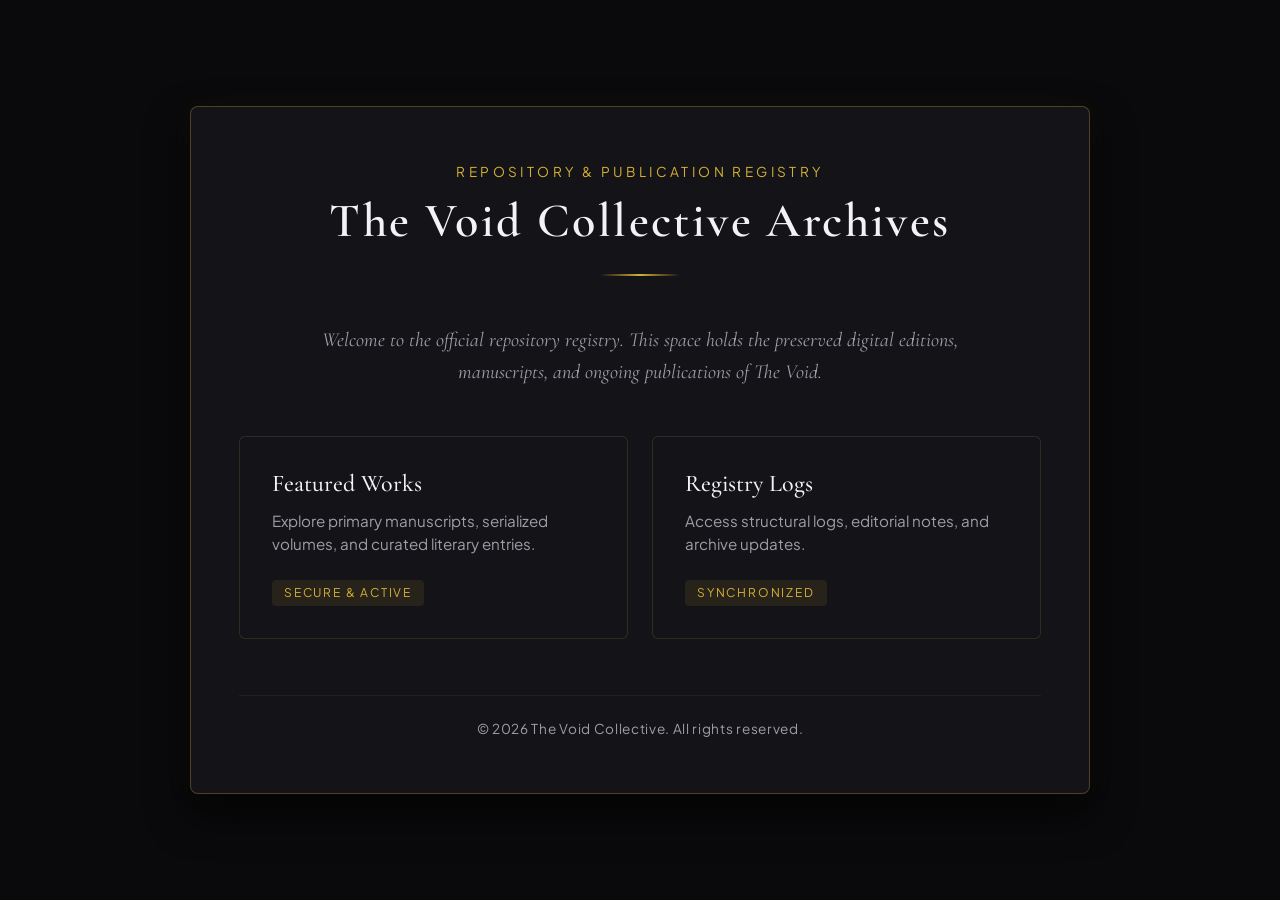
<file: index.html>
<!DOCTYPE html>
<html lang="en">
<head>
    <meta charset="UTF-8">
    <meta name="viewport" content="width=device-width, initial-scale=1.0">
    <title>The Void Collective Archives</title>
    <link rel="stylesheet" href="styles.css">
    <link rel="preconnect" href="https://fonts.googleapis.com">
    <link rel="preconnect" href="https://fonts.gstatic.com" crossorigin>
    <link href="https://fonts.googleapis.com/css2?family=Cormorant+Garamond:ital,wght@0,400;0,600;1,400&family=Plus+Jakarta+Sans:wght@300;400;500&display=swap" rel="stylesheet">
</head>
<body>
    <div class="archive-container">
        <header class="archive-header">
            <span class="sub-title">Repository &amp; Publication Registry</span>
            <h1>The Void Collective Archives</h1>
            <div class="gold-divider"></div>
        </header>
        
        <main class="archive-content">
            <section class="intro-card">
                <p>Welcome to the official repository registry. This space holds the preserved digital editions, manuscripts, and ongoing publications of The Void.</p>
            </section>

            <div class="directory-grid">
                <article class="directory-item">
                    <h2>Featured Works</h2>
                    <p>Explore primary manuscripts, serialized volumes, and curated literary entries.</p>
                    <span class="status">Secure &amp; Active</span>
                </article>
                
                <article class="directory-item">
                    <h2>Registry Logs</h2>
                    <p>Access structural logs, editorial notes, and archive updates.</p>
                    <span class="status">Synchronized</span>
                </article>
            </div>
        </main>

        <footer class="archive-footer">
            <p>&copy; 2026 The Void Collective. All rights reserved.</p>
        </footer>
    </div>
</body>
</html>
</file>
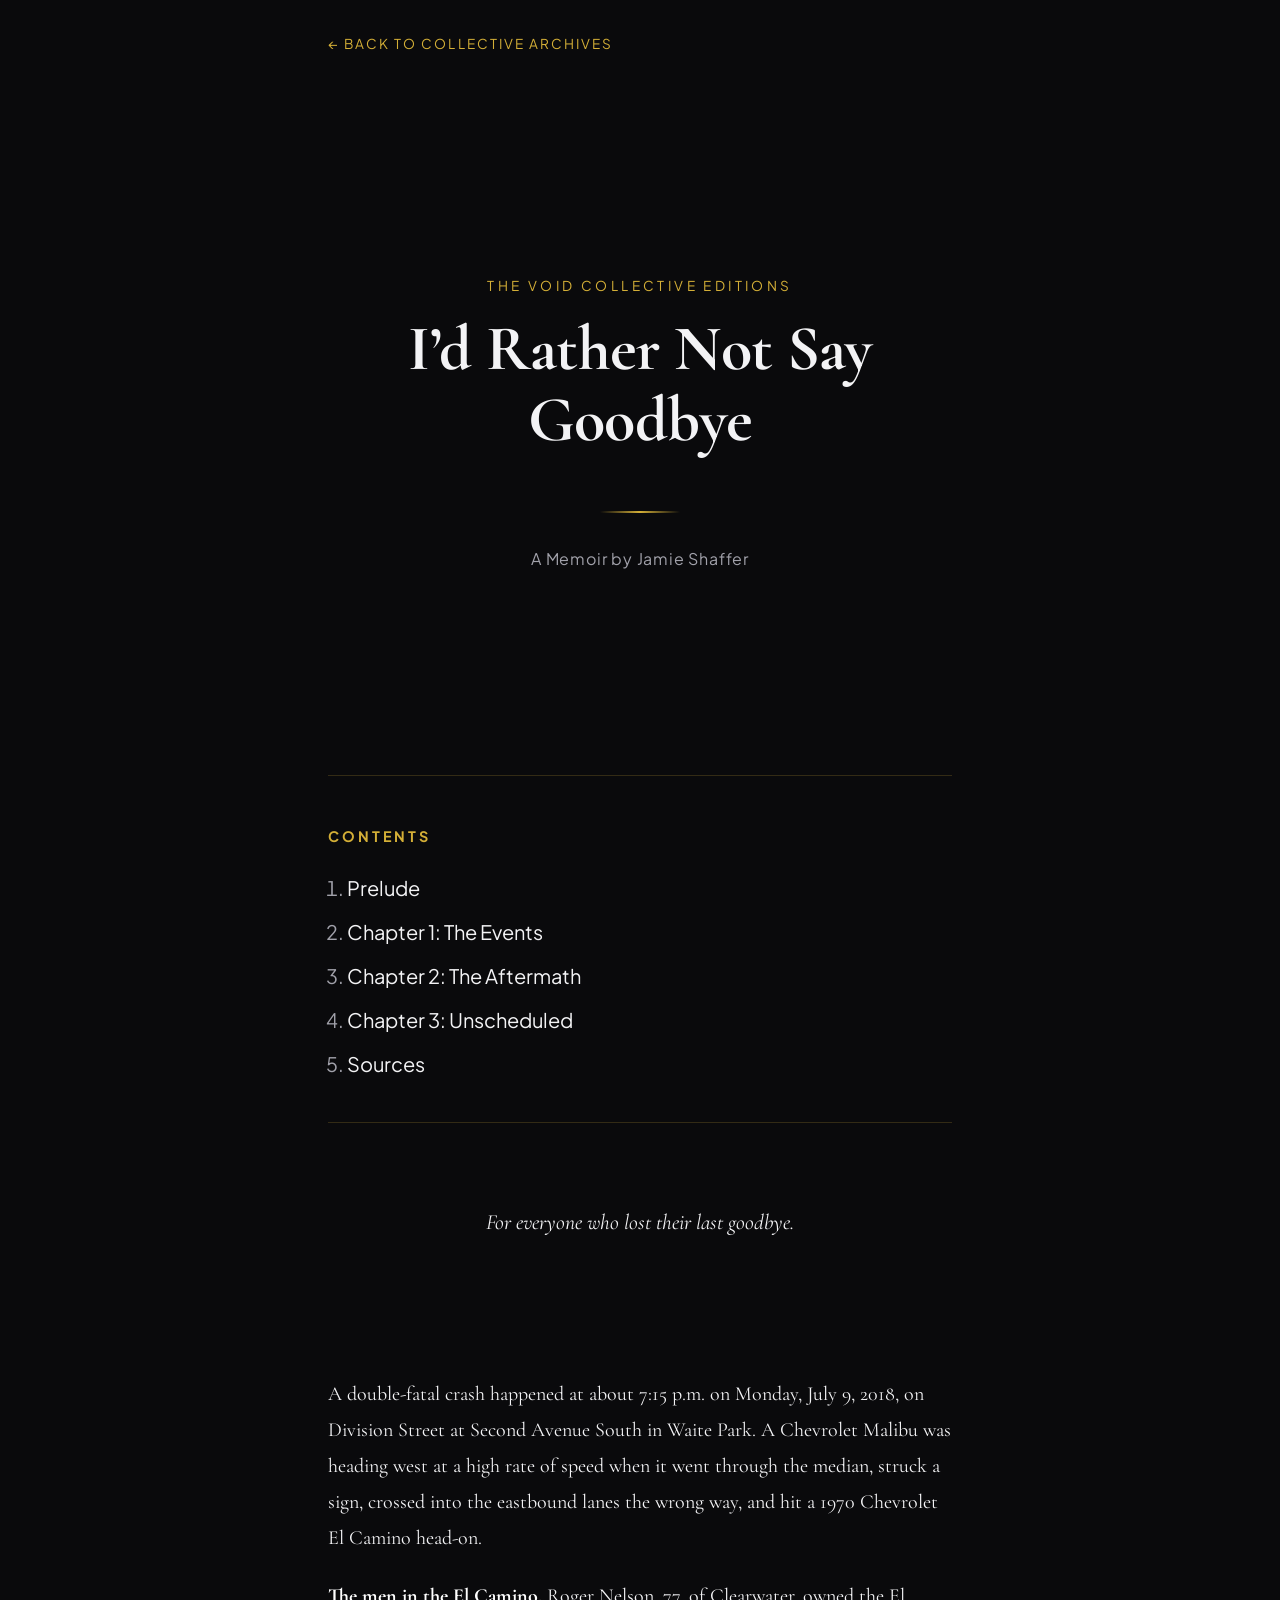
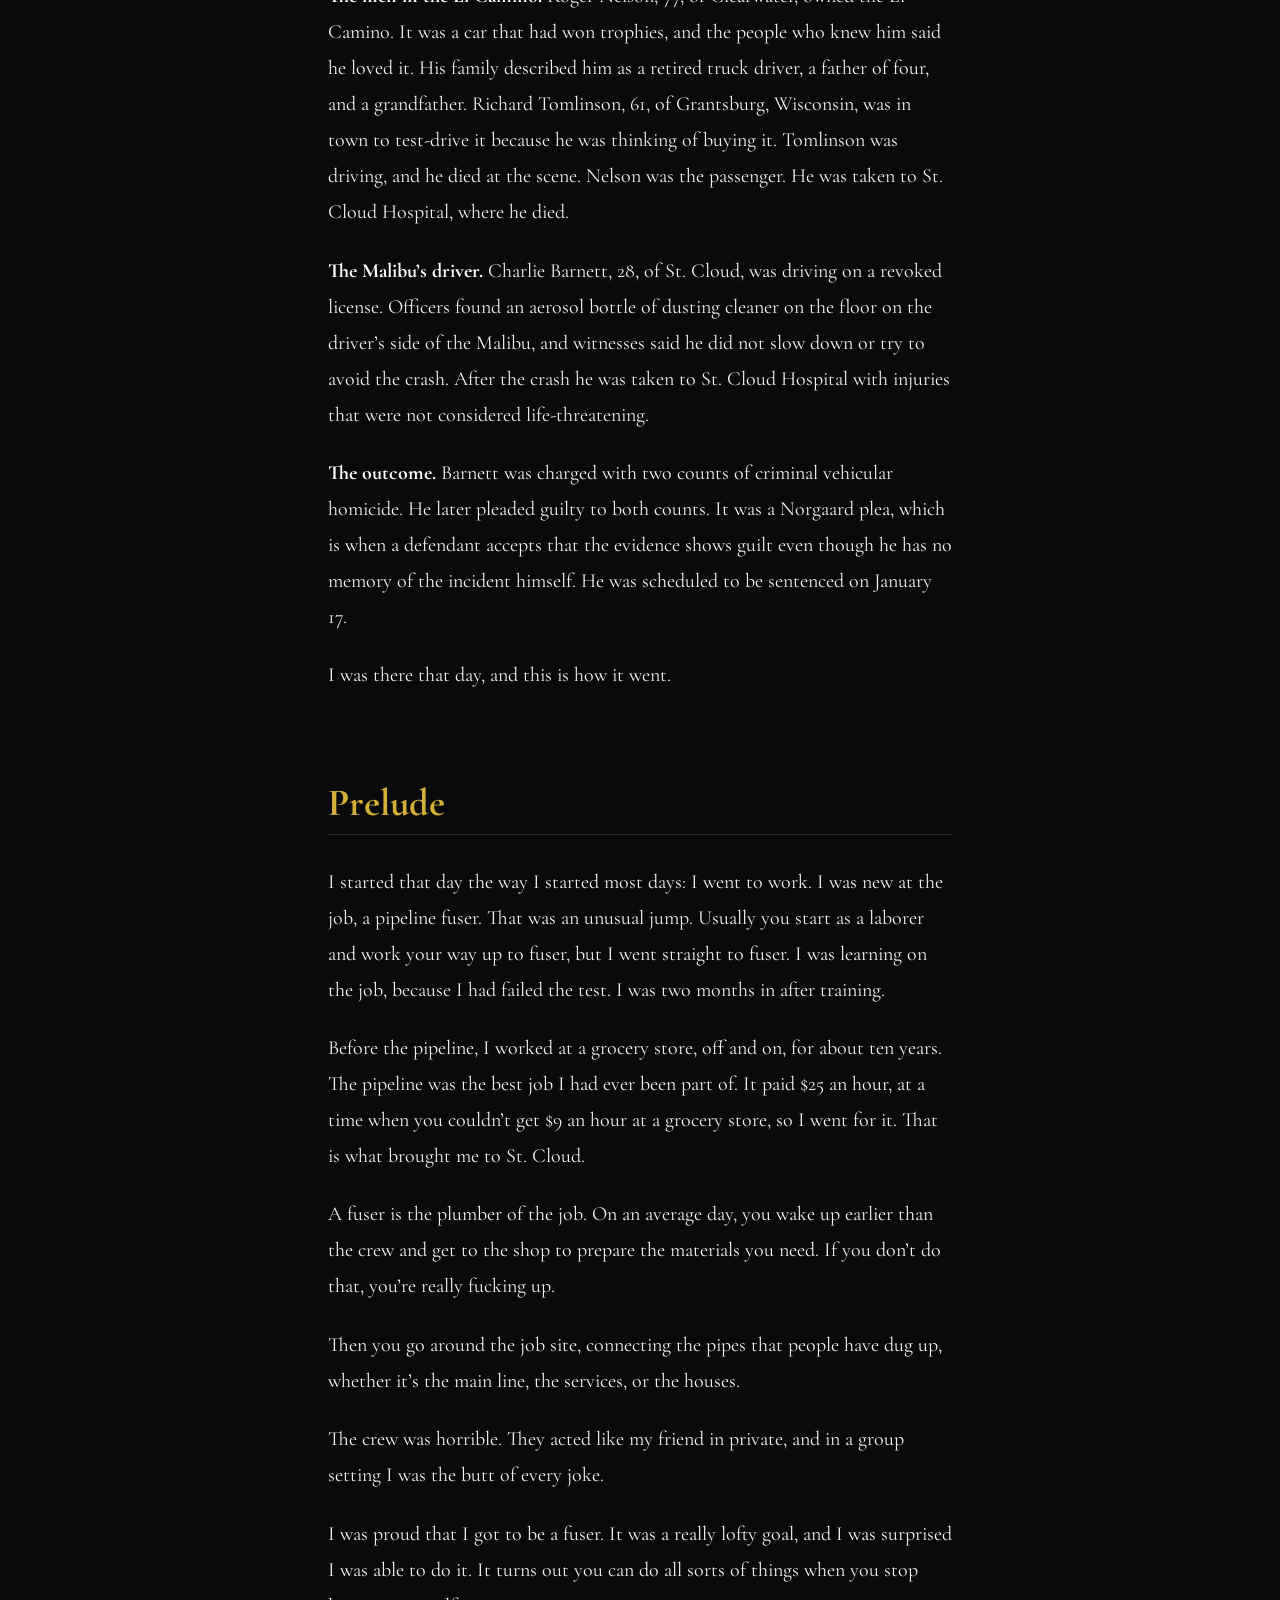
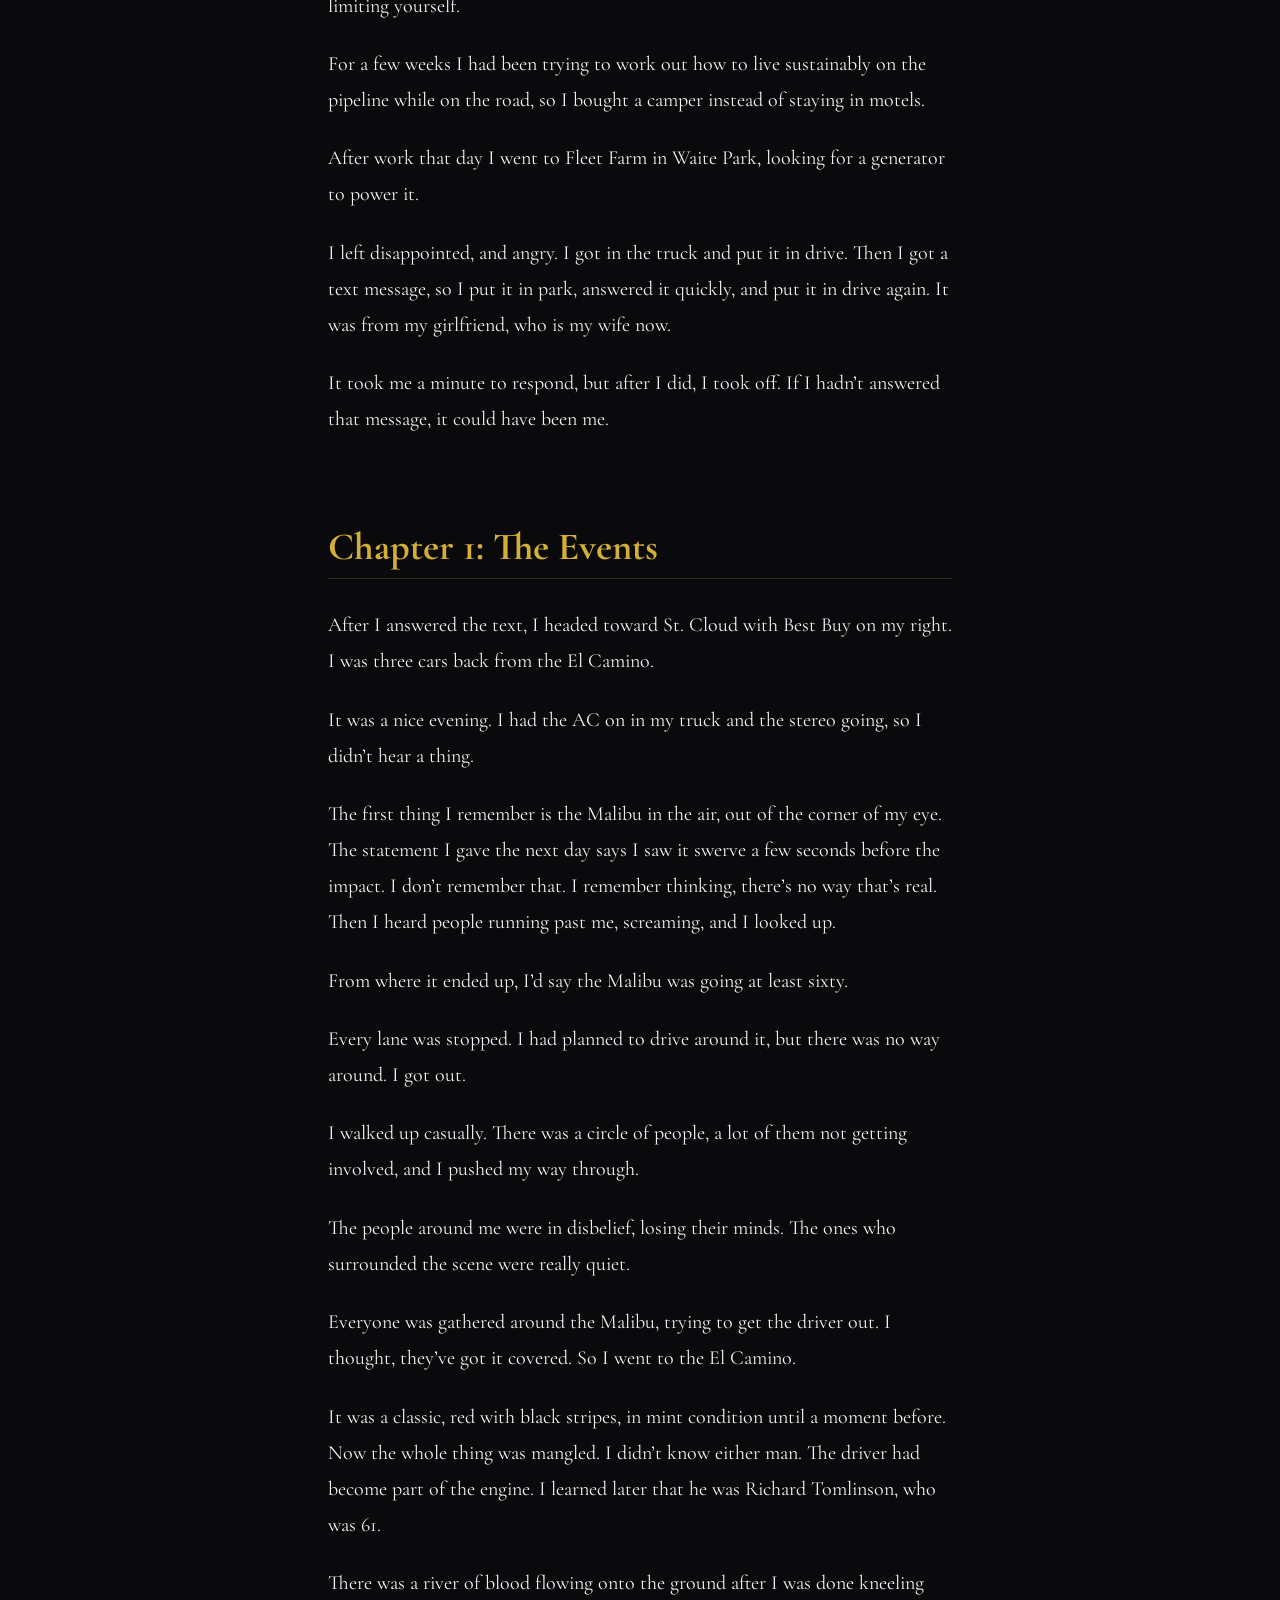
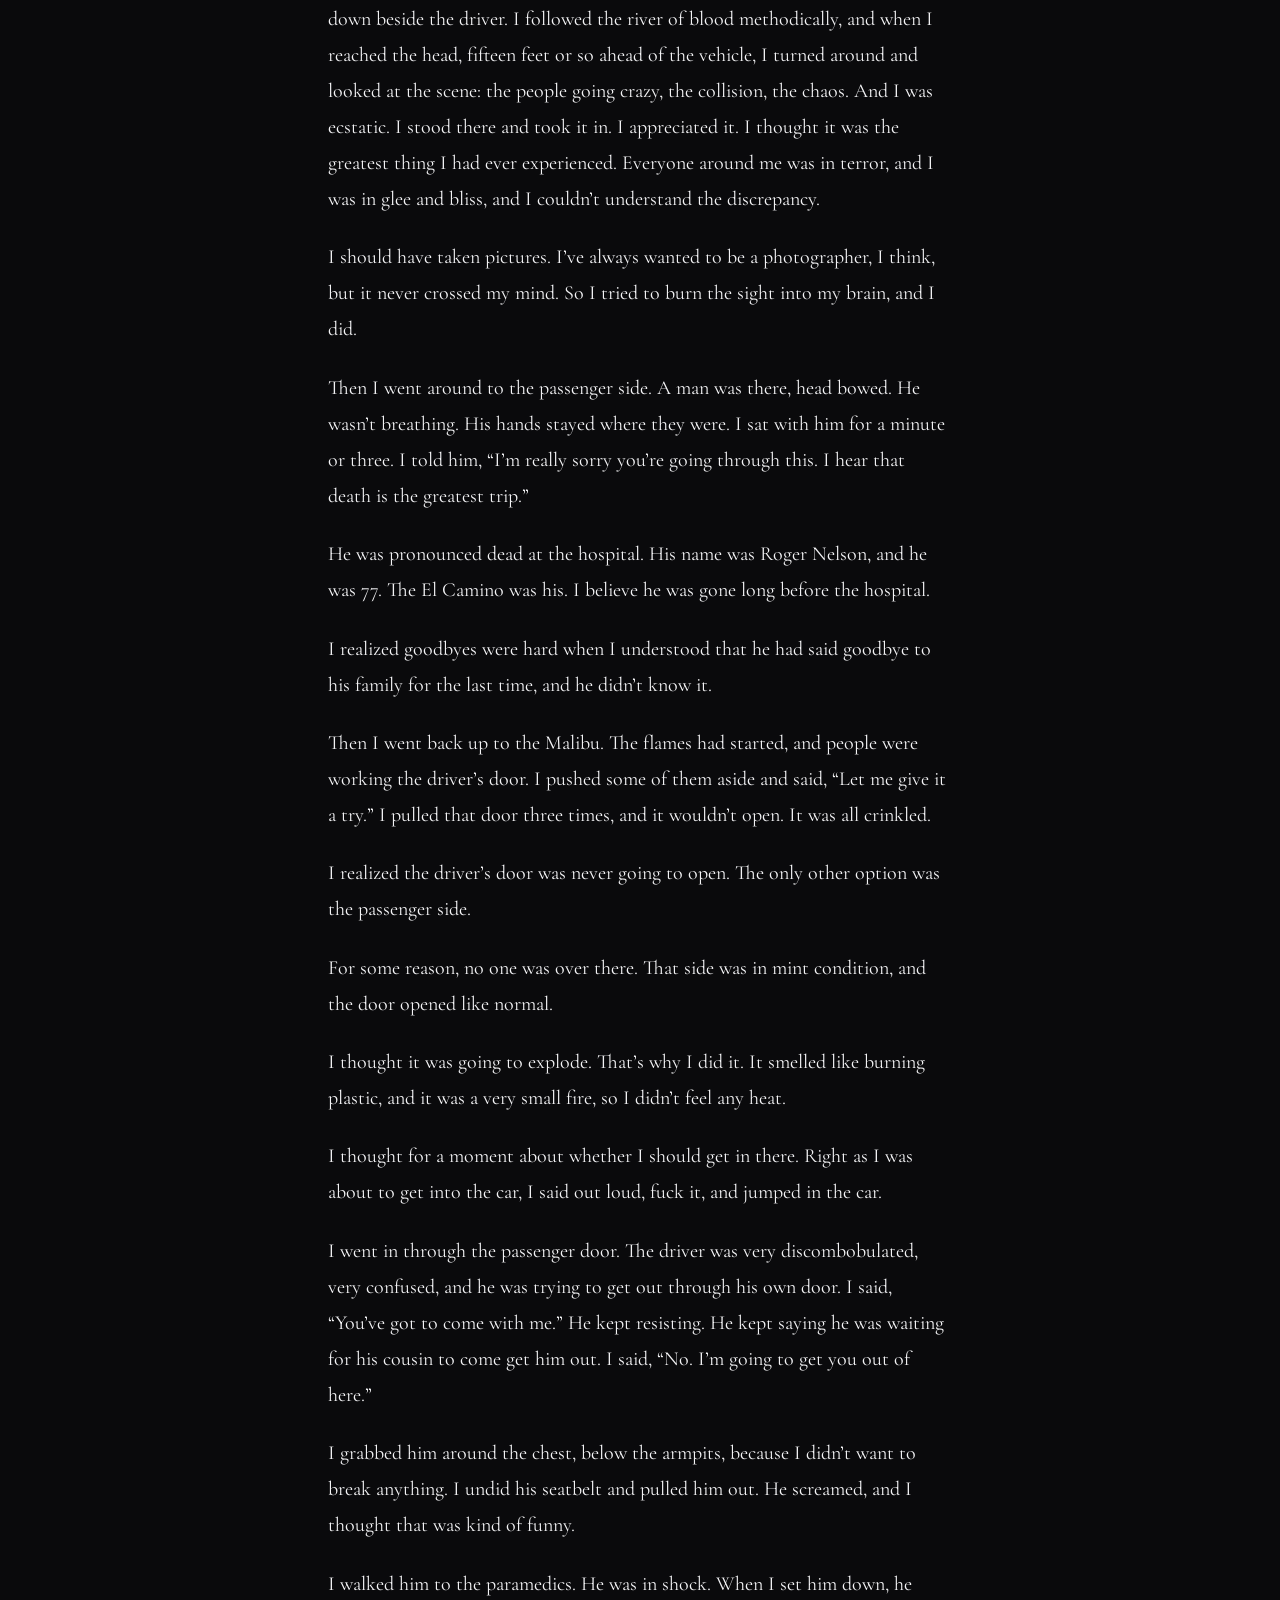
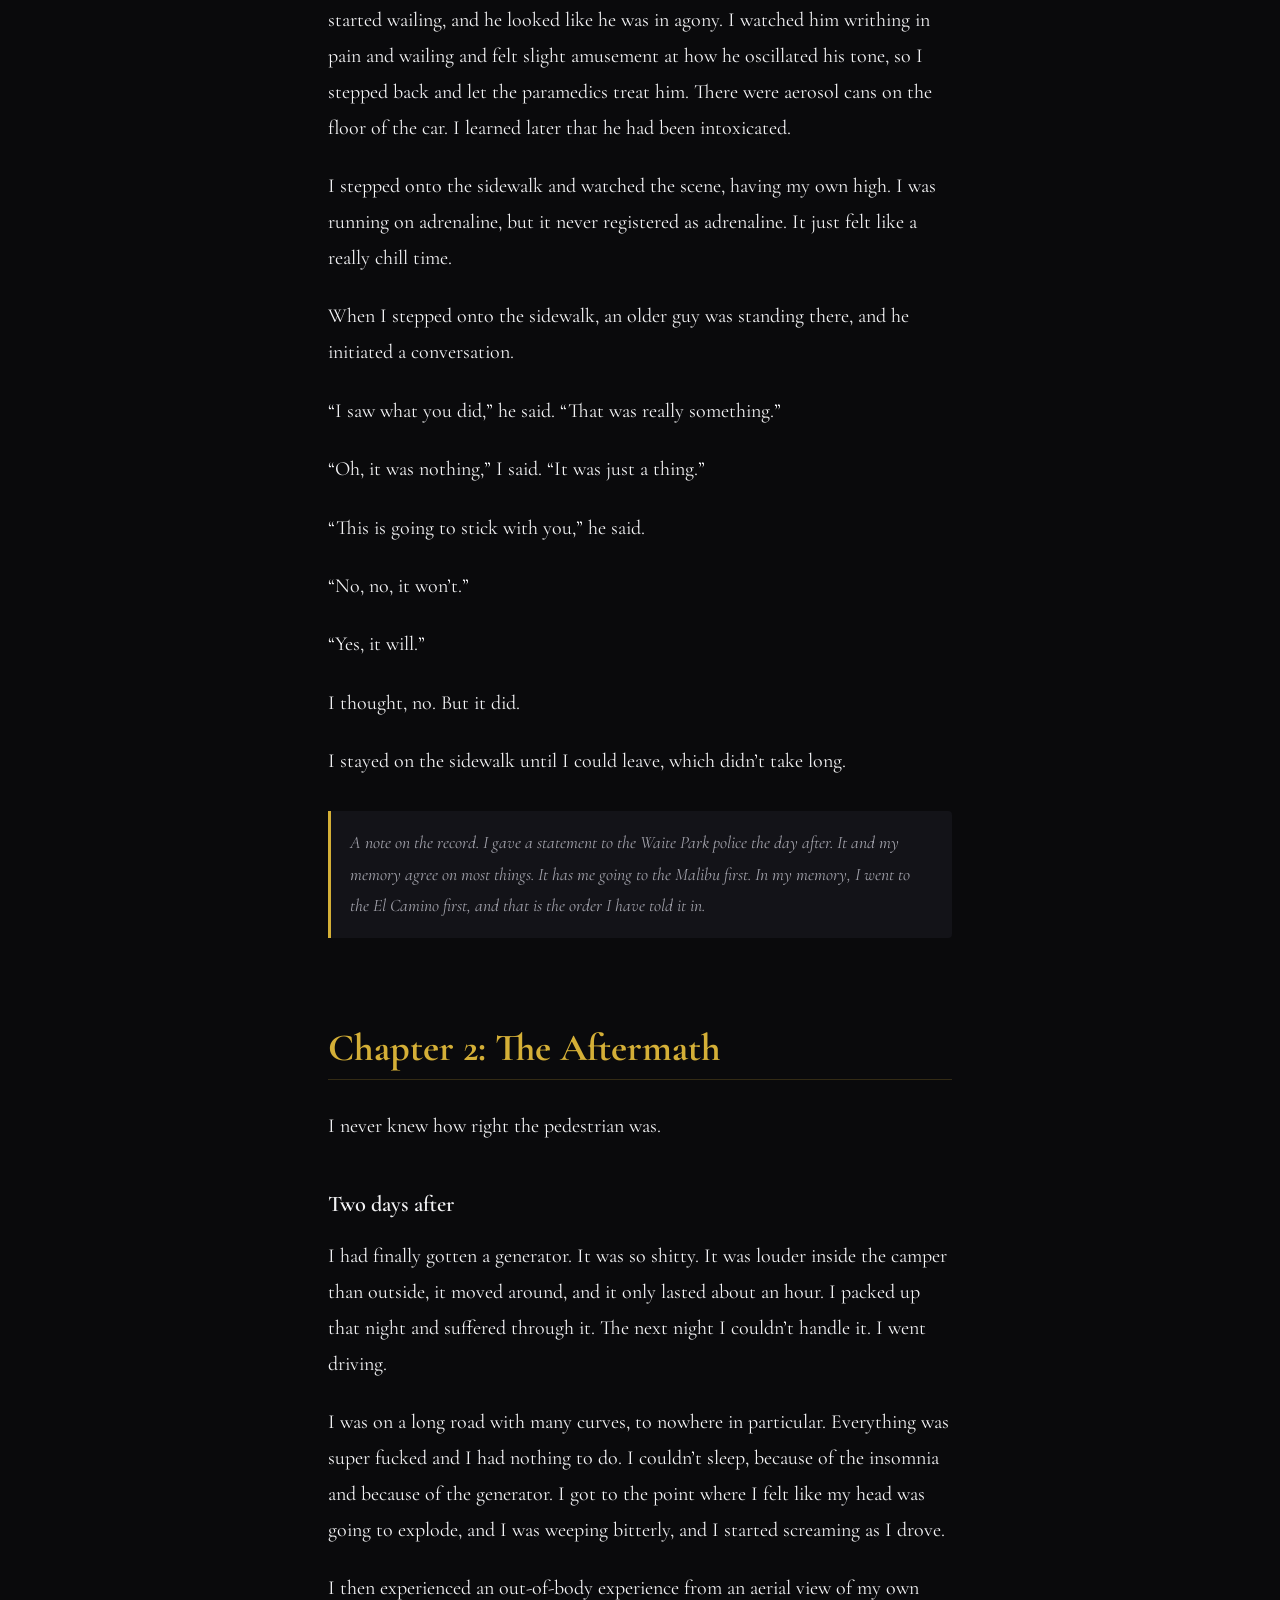
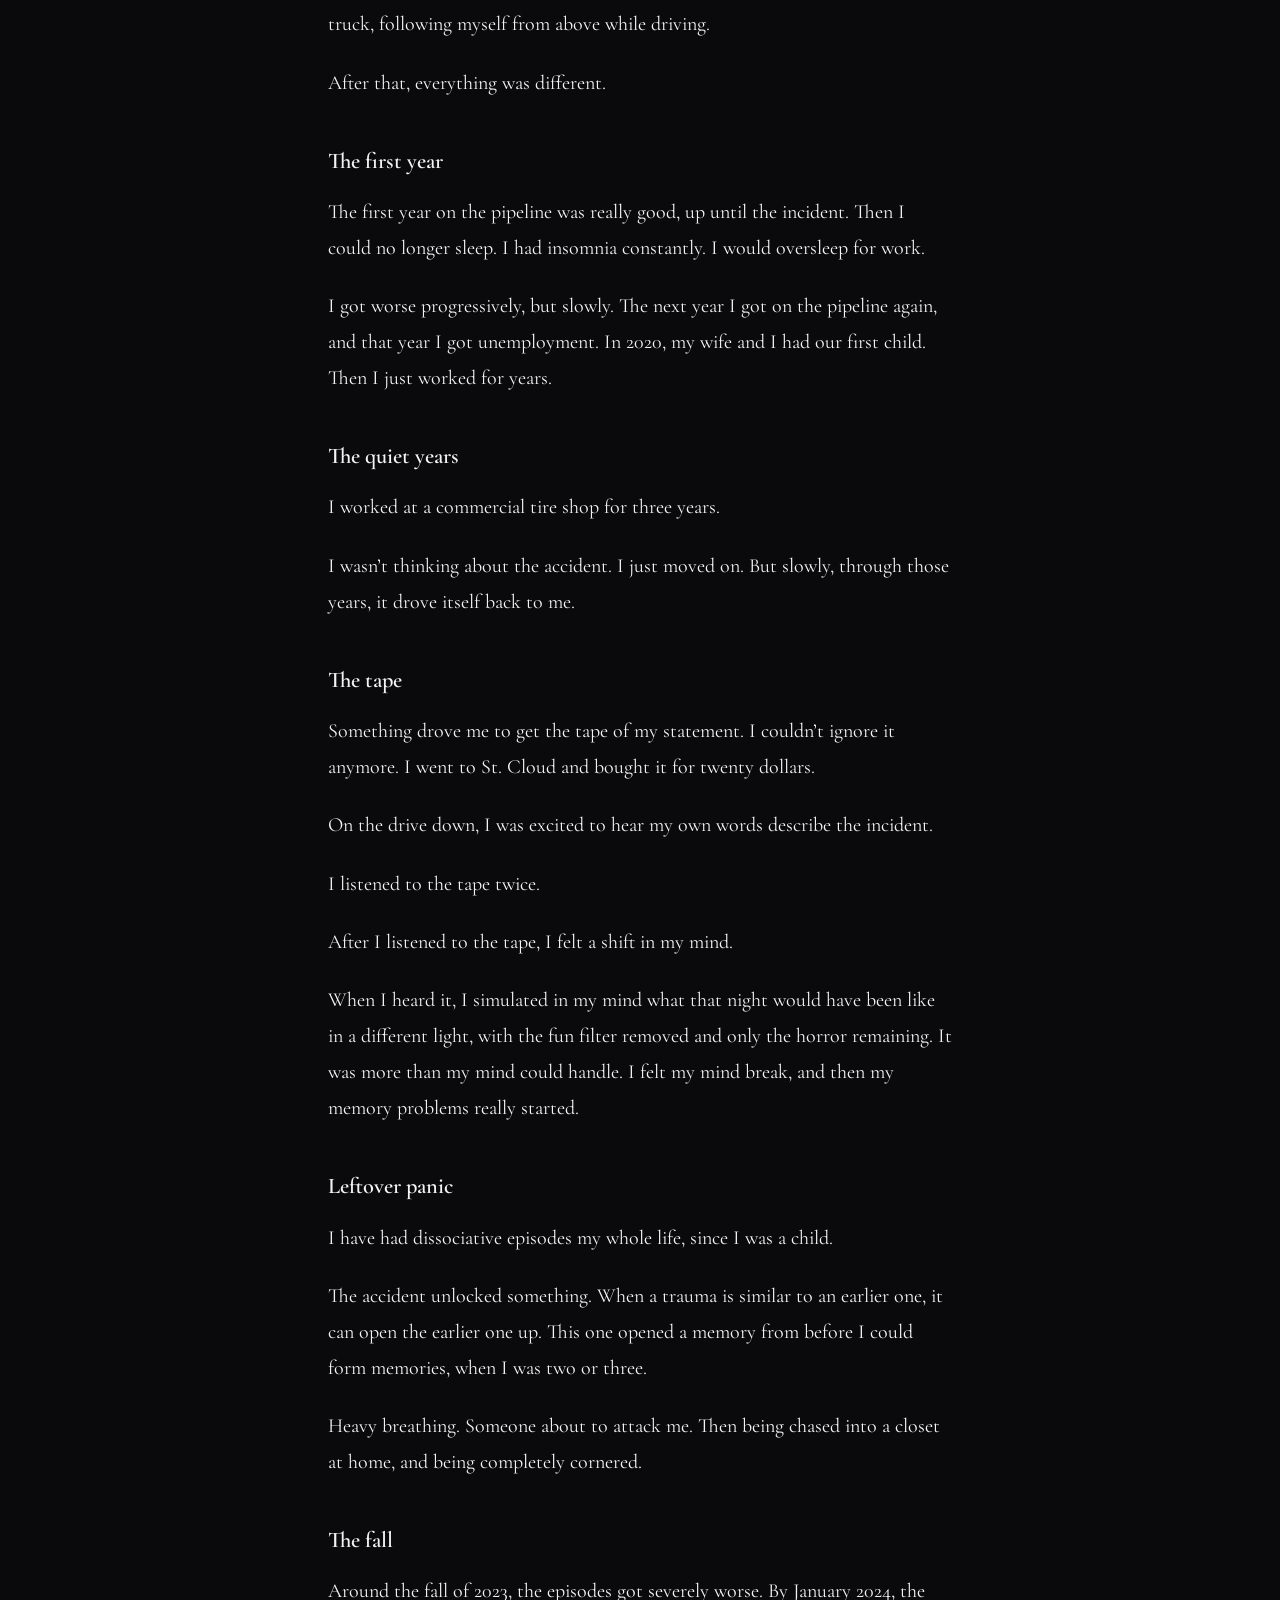
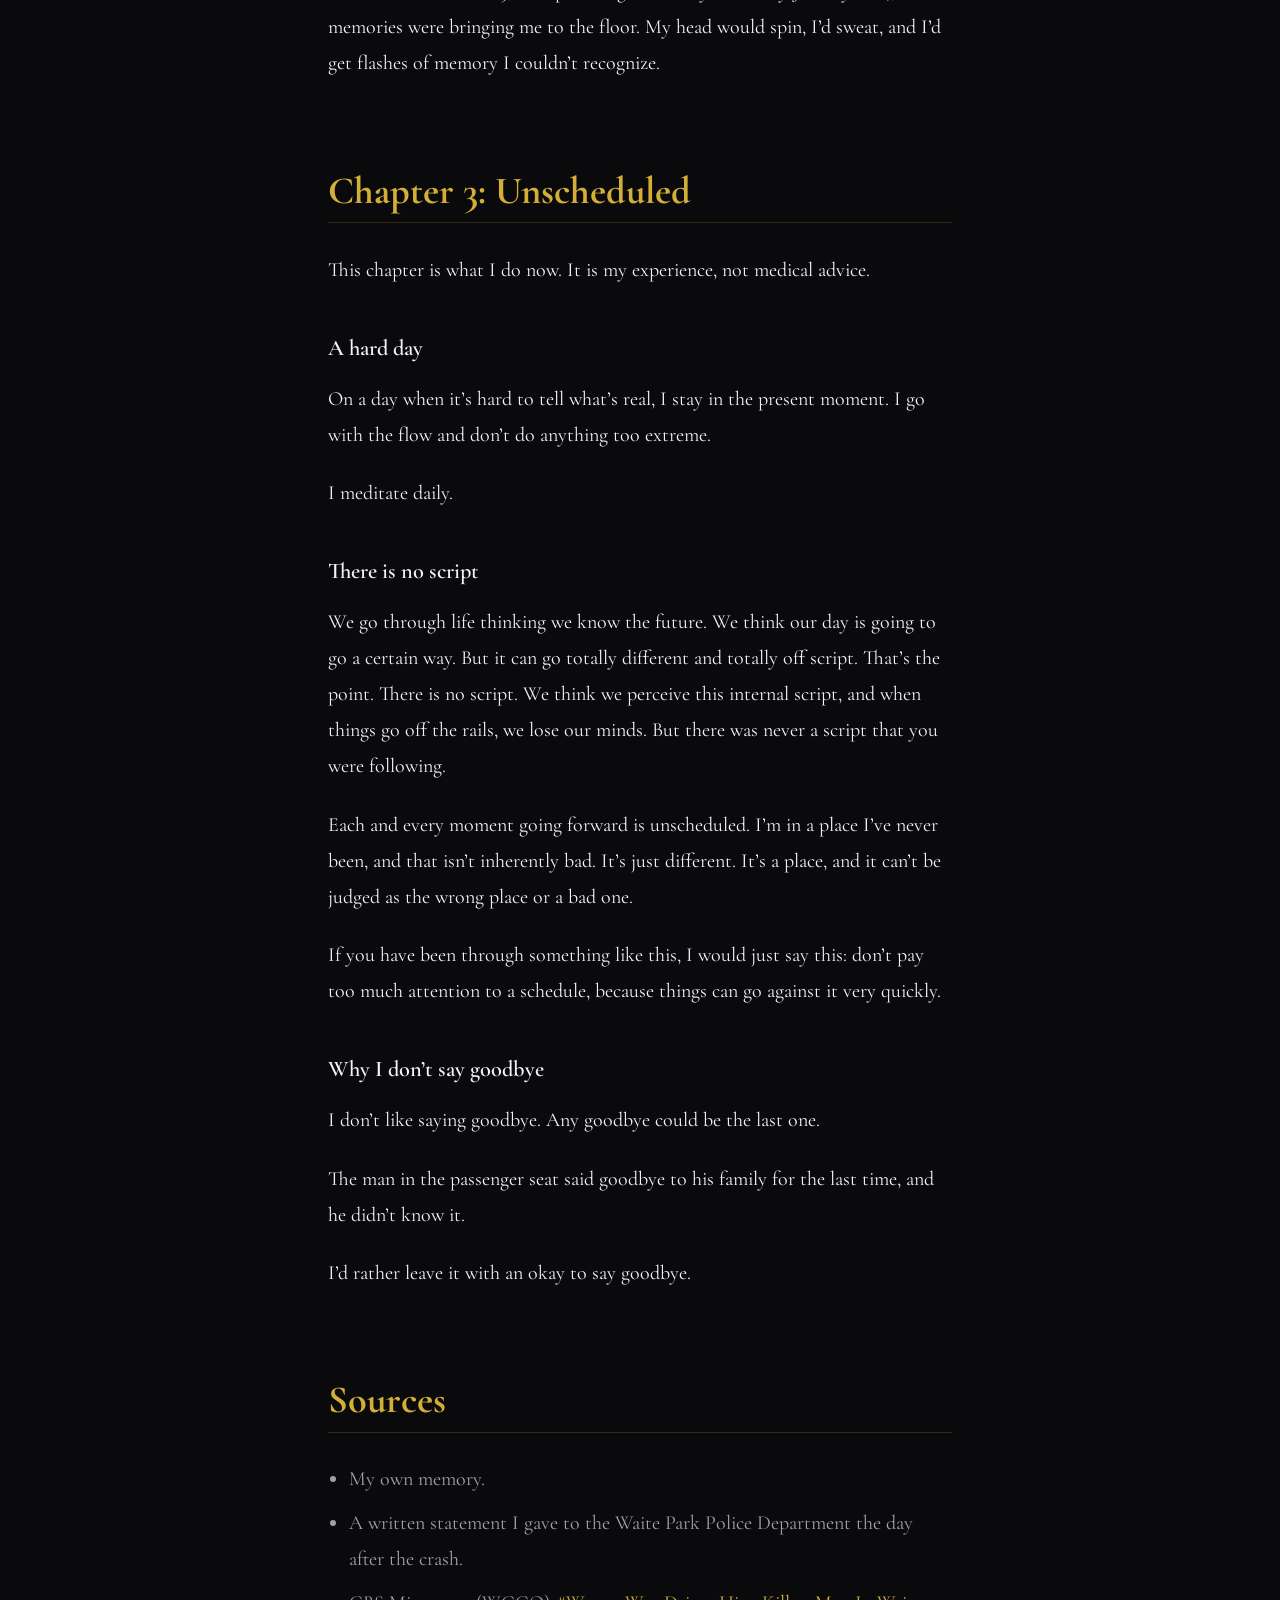
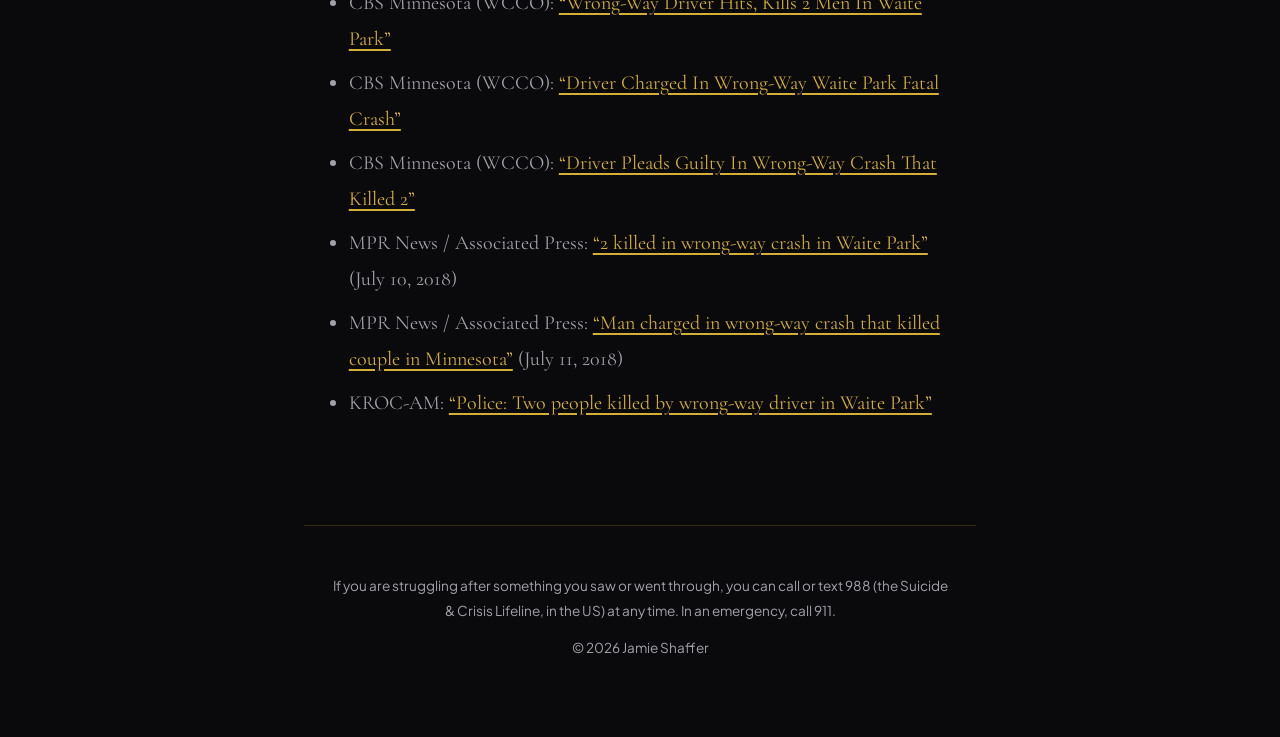
<file: id-rather-not-say-goodbye.html>
<!DOCTYPE html>
<html lang="en">
<head>
    <meta charset="utf-8">
    <meta name="viewport" content="width=device-width, initial-scale=1, viewport-fit=cover">
    <title>I’d Rather Not Say Goodbye — The Void Collective Archives</title>
    <meta name="description" content="A memoir by Jamie Shaffer: one day in Waite Park in 2018, and the years it took to understand it.">
    <link rel="preconnect" href="https://fonts.googleapis.com">
    <link rel="preconnect" href="https://fonts.gstatic.com" crossorigin>
    <link href="https://fonts.googleapis.com/css2?family=Cormorant+Garamond:ital,wght@0,400;0,600;0,700;1,400&family=Plus+Jakarta+Sans:wght@300;400;500&display=swap" rel="stylesheet">
    <style>
        :root {
            --bg-deep: #0a0a0c;
            --bg-card: #131318;
            --border-gold: rgba(212, 175, 55, 0.3);
            --accent-gold: #d4af37;
            --accent-gold-hover: #e6c55c;
            --text-primary: #f3f3f5;
            --text-secondary: #a1a1aa;
            --rule: rgba(212, 175, 55, 0.2);
            --font-serif: 'Cormorant Garamond', Georgia, serif;
            --font-sans: 'Plus Jakarta Sans', sans-serif;
        }

        * {
            box-sizing: border-box;
        }

        html {
            font-size: 100%;
            scroll-behavior: smooth;
            scroll-padding-top: 2rem;
            -webkit-text-size-adjust: 100%;
        }

        body {
            margin: 0;
            background-color: var(--bg-deep);
            color: var(--text-primary);
            font-family: var(--font-serif);
            font-size: 1.25rem;
            line-height: 1.8;
            padding: env(safe-area-inset-top, 0) env(safe-area-inset-right, 0) env(safe-area-inset-bottom, 0) env(safe-area-inset-left, 0);
        }

        /* Top Navigation Header */
        .archive-nav {
            max-width: 42rem;
            margin: 0 auto;
            padding: 2rem 1.5rem 0;
            font-family: var(--font-sans);
            font-size: 0.85rem;
        }

        .archive-nav a {
            color: var(--accent-gold);
            text-decoration: none;
            text-transform: uppercase;
            letter-spacing: 0.15em;
            transition: color 0.2s ease;
        }

        .archive-nav a:hover {
            color: var(--accent-gold-hover);
            text-decoration: underline;
        }

        main {
            max-width: 42rem;
            margin: 0 auto;
            padding: 0 1.5rem 5rem;
        }

        /* Cover Section */
        .cover {
            min-height: 80vh;
            display: flex;
            flex-direction: column;
            justify-content: center;
            align-items: center;
            text-align: center;
            padding: 4rem 0 3rem;
            border-bottom: 1px solid var(--rule);
        }

        .cover .series {
            font-family: var(--font-sans);
            font-size: 0.85rem;
            text-transform: uppercase;
            letter-spacing: 0.25em;
            color: var(--accent-gold);
            margin-bottom: 1rem;
        }

        .cover .book {
            font-family: var(--font-serif);
            font-size: clamp(2.5rem, 8vw, 4rem);
            line-height: 1.1;
            font-weight: 700;
            letter-spacing: -0.01em;
            color: var(--text-primary);
            margin: 0 0 1.5rem;
        }

        .cover .by {
            font-family: var(--font-sans);
            font-size: 1rem;
            color: var(--text-secondary);
            letter-spacing: 0.05em;
            margin: 0;
        }

        .gold-divider {
            width: 80px;
            height: 2px;
            background: linear-gradient(90deg, transparent, var(--accent-gold), transparent);
            margin: 2rem auto;
        }

        /* Table of Contents */
        .toc {
            padding: 3rem 0 2rem;
            border-bottom: 1px solid var(--rule);
            font-family: var(--font-sans);
        }

        .toc h2 {
            font-size: 0.9rem;
            text-transform: uppercase;
            letter-spacing: 0.2em;
            color: var(--accent-gold);
            margin: 0 0 1.2rem;
        }

        .toc ol {
            margin: 0;
            padding-left: 1.2rem;
        }

        .toc li {
            margin: 0.5rem 0;
            color: var(--text-secondary);
        }

        .toc a {
            color: var(--text-primary);
            text-decoration: none;
            transition: color 0.2s ease;
        }

        .toc a:hover {
            color: var(--accent-gold);
        }

        /* Content Sections */
        section {
            padding-top: 4rem;
        }

        section > h2 {
            font-family: var(--font-serif);
            font-size: clamp(1.8rem, 5vw, 2.4rem);
            line-height: 1.2;
            margin: 0 0 1.8rem;
            font-weight: 700;
            color: var(--accent-gold);
            border-bottom: 1px solid var(--rule);
            padding-bottom: 0.5rem;
        }

        h3 {
            font-family: var(--font-serif);
            font-size: 1.4rem;
            margin: 2.5rem 0 0.8rem;
            font-weight: 600;
            color: var(--text-primary);
        }

        p {
            margin: 0 0 1.4rem;
            color: var(--text-primary);
        }

        strong, b {
            color: #ffffff;
        }

        a {
            color: var(--accent-gold);
            text-underline-offset: 0.2em;
        }

        a:hover {
            color: var(--accent-gold-hover);
        }

        a:focus-visible {
            outline: 2px solid var(--accent-gold);
            outline-offset: 3px;
        }

        ul {
            padding-left: 1.3rem;
            margin: 0 0 1.5rem;
            color: var(--text-secondary);
        }

        li {
            margin: 0.5rem 0;
        }

        .c {
            text-align: center;
        }

        .dedication {
            padding-top: 5rem;
            padding-bottom: 3rem;
            font-size: 1.35rem;
            color: var(--accent-gold);
        }

        .note {
            color: var(--text-secondary);
            font-size: 1.1rem;
            margin-top: 2rem;
            padding: 1rem 1.2rem;
            background: var(--bg-card);
            border-left: 3px solid var(--accent-gold);
            border-radius: 0 4px 4px 0;
        }

        .foot {
            max-width: 42rem;
            margin: 0 auto;
            padding: 3rem 1.5rem 4rem;
            text-align: center;
            color: var(--text-secondary);
            font-family: var(--font-sans);
            font-size: 0.85rem;
            border-top: 1px solid var(--rule);
        }

        .foot p {
            margin: 0 0 0.8rem;
            color: var(--text-secondary);
        }

        @media print {
            :root {
                --bg-deep: #ffffff;
                --text-primary: #000000;
                --text-secondary: #333333;
                --rule: #999999;
                --accent-gold: #000000;
            }
            body {
                background: #fff;
                color: #000;
                font-size: 11.5pt;
                line-height: 1.55;
            }
            main {
                max-width: none;
                padding: 0;
            }
            .cover {
                min-height: 0;
                padding: 2in 0 1in;
                break-after: page;
                border: 0;
            }
            .toc {
                break-after: page;
                border: 0;
            }
            section {
                break-before: page;
                padding-top: 0;
            }
            a {
                color: inherit;
                text-decoration: none;
            }
            .archive-nav {
                display: none;
            }
        }
    </style>
</head>
<body>

<nav class="archive-nav" aria-label="Archive Navigation">
    <a href="index.html">&larr; Back to Collective Archives</a>
</nav>

<main>
<header class="cover" id="title-page">
    <span class="series">The Void Collective Editions</span>
    <h1 class="book">I’d Rather Not Say Goodbye</h1>
    <div class="gold-divider"></div>
    <p class="by">A Memoir by Jamie Shaffer</p>
</header>

<nav class="toc" aria-label="Contents">
    <h2>Contents</h2>
    <ol>
        <li><a href="#prelude">Prelude</a></li>
        <li><a href="#chapter-1-the-events">Chapter 1: The Events</a></li>
        <li><a href="#chapter-2-the-aftermath">Chapter 2: The Aftermath</a></li>
        <li><a href="#chapter-3-unscheduled">Chapter 3: Unscheduled</a></li>
        <li><a href="#sources">Sources</a></li>
    </ol>
</nav>

<section id="dedication" class="dedication">
    <p class="c"><i>For everyone who lost their last goodbye.</i></p>
</section>

<section id="opening">
    <p>A double-fatal crash happened at about 7:15 p.m. on Monday, July 9, 2018, on Division Street at Second Avenue South in Waite Park. A Chevrolet Malibu was heading west at a high rate of speed when it went through the median, struck a sign, crossed into the eastbound lanes the wrong way, and hit a 1970 Chevrolet El Camino head-on.</p>
    <p><b>The men in the El Camino.</b> Roger Nelson, 77, of Clearwater, owned the El Camino. It was a car that had won trophies, and the people who knew him said he loved it. His family described him as a retired truck driver, a father of four, and a grandfather. Richard Tomlinson, 61, of Grantsburg, Wisconsin, was in town to test-drive it because he was thinking of buying it. Tomlinson was driving, and he died at the scene. Nelson was the passenger. He was taken to St. Cloud Hospital, where he died.</p>
    <p><b>The Malibu’s driver.</b> Charlie Barnett, 28, of St. Cloud, was driving on a revoked license. Officers found an aerosol bottle of dusting cleaner on the floor on the driver’s side of the Malibu, and witnesses said he did not slow down or try to avoid the crash. After the crash he was taken to St. Cloud Hospital with injuries that were not considered life-threatening.</p>
    <p><b>The outcome.</b> Barnett was charged with two counts of criminal vehicular homicide. He later pleaded guilty to both counts. It was a Norgaard plea, which is when a defendant accepts that the evidence shows guilt even though he has no memory of the incident himself. He was scheduled to be sentenced on January 17.</p>
    <p>I was there that day, and this is how it went.</p>
</section>

<section id="prelude">
    <h2>Prelude</h2>
    <p>I started that day the way I started most days: I went to work. I was new at the job, a pipeline fuser. That was an unusual jump. Usually you start as a laborer and work your way up to fuser, but I went straight to fuser. I was learning on the job, because I had failed the test. I was two months in after training.</p>
    <p>Before the pipeline, I worked at a grocery store, off and on, for about ten years. The pipeline was the best job I had ever been part of. It paid $25 an hour, at a time when you couldn’t get $9 an hour at a grocery store, so I went for it. That is what brought me to St. Cloud.</p>
    <p>A fuser is the plumber of the job. On an average day, you wake up earlier than the crew and get to the shop to prepare the materials you need. If you don’t do that, you’re really fucking up.</p>
    <p>Then you go around the job site, connecting the pipes that people have dug up, whether it’s the main line, the services, or the houses.</p>
    <p>The crew was horrible. They acted like my friend in private, and in a group setting I was the butt of every joke.</p>
    <p>I was proud that I got to be a fuser. It was a really lofty goal, and I was surprised I was able to do it. It turns out you can do all sorts of things when you stop limiting yourself.</p>
    <p>For a few weeks I had been trying to work out how to live sustainably on the pipeline while on the road, so I bought a camper instead of staying in motels.</p>
    <p>After work that day I went to Fleet Farm in Waite Park, looking for a generator to power it.</p>
    <p>I left disappointed, and angry. I got in the truck and put it in drive. Then I got a text message, so I put it in park, answered it quickly, and put it in drive again. It was from my girlfriend, who is my wife now.</p>
    <p>It took me a minute to respond, but after I did, I took off. If I hadn’t answered that message, it could have been me.</p>
</section>

<section id="chapter-1-the-events">
    <h2>Chapter 1: The Events</h2>
    <p>After I answered the text, I headed toward St. Cloud with Best Buy on my right. I was three cars back from the El Camino.</p>
    <p>It was a nice evening. I had the AC on in my truck and the stereo going, so I didn’t hear a thing.</p>
    <p>The first thing I remember is the Malibu in the air, out of the corner of my eye. The statement I gave the next day says I saw it swerve a few seconds before the impact. I don’t remember that. I remember thinking, there’s no way that’s real. Then I heard people running past me, screaming, and I looked up.</p>
    <p>From where it ended up, I’d say the Malibu was going at least sixty.</p>
    <p>Every lane was stopped. I had planned to drive around it, but there was no way around. I got out.</p>
    <p>I walked up casually. There was a circle of people, a lot of them not getting involved, and I pushed my way through.</p>
    <p>The people around me were in disbelief, losing their minds. The ones who surrounded the scene were really quiet.</p>
    <p>Everyone was gathered around the Malibu, trying to get the driver out. I thought, they’ve got it covered. So I went to the El Camino.</p>
    <p>It was a classic, red with black stripes, in mint condition until a moment before. Now the whole thing was mangled. I didn’t know either man. The driver had become part of the engine. I learned later that he was Richard Tomlinson, who was 61.</p>
    <p>There was a river of blood flowing onto the ground after I was done kneeling down beside the driver. I followed the river of blood methodically, and when I reached the head, fifteen feet or so ahead of the vehicle, I turned around and looked at the scene: the people going crazy, the collision, the chaos. And I was ecstatic. I stood there and took it in. I appreciated it. I thought it was the greatest thing I had ever experienced. Everyone around me was in terror, and I was in glee and bliss, and I couldn’t understand the discrepancy.</p>
    <p>I should have taken pictures. I’ve always wanted to be a photographer, I think, but it never crossed my mind. So I tried to burn the sight into my brain, and I did.</p>
    <p>Then I went around to the passenger side. A man was there, head bowed. He wasn’t breathing. His hands stayed where they were. I sat with him for a minute or three. I told him, “I’m really sorry you’re going through this. I hear that death is the greatest trip.”</p>
    <p>He was pronounced dead at the hospital. His name was Roger Nelson, and he was 77. The El Camino was his. I believe he was gone long before the hospital.</p>
    <p>I realized goodbyes were hard when I understood that he had said goodbye to his family for the last time, and he didn’t know it.</p>
    <p>Then I went back up to the Malibu. The flames had started, and people were working the driver’s door. I pushed some of them aside and said, “Let me give it a try.” I pulled that door three times, and it wouldn’t open. It was all crinkled.</p>
    <p>I realized the driver’s door was never going to open. The only other option was the passenger side.</p>
    <p>For some reason, no one was over there. That side was in mint condition, and the door opened like normal.</p>
    <p>I thought it was going to explode. That’s why I did it. It smelled like burning plastic, and it was a very small fire, so I didn’t feel any heat.</p>
    <p>I thought for a moment about whether I should get in there. Right as I was about to get into the car, I said out loud, fuck it, and jumped in the car.</p>
    <p>I went in through the passenger door. The driver was very discombobulated, very confused, and he was trying to get out through his own door. I said, “You’ve got to come with me.” He kept resisting. He kept saying he was waiting for his cousin to come get him out. I said, “No. I’m going to get you out of here.”</p>
    <p>I grabbed him around the chest, below the armpits, because I didn’t want to break anything. I undid his seatbelt and pulled him out. He screamed, and I thought that was kind of funny.</p>
    <p>I walked him to the paramedics. He was in shock. When I set him down, he started wailing, and he looked like he was in agony. I watched him writhing in pain and wailing and felt slight amusement at how he oscillated his tone, so I stepped back and let the paramedics treat him. There were aerosol cans on the floor of the car. I learned later that he had been intoxicated.</p>
    <p>I stepped onto the sidewalk and watched the scene, having my own high. I was running on adrenaline, but it never registered as adrenaline. It just felt like a really chill time.</p>
    <p>When I stepped onto the sidewalk, an older guy was standing there, and he initiated a conversation.</p>
    <p>“I saw what you did,” he said. “That was really something.”</p>
    <p>“Oh, it was nothing,” I said. “It was just a thing.”</p>
    <p>“This is going to stick with you,” he said.</p>
    <p>“No, no, it won’t.”</p>
    <p>“Yes, it will.”</p>
    <p>I thought, no. But it did.</p>
    <p>I stayed on the sidewalk until I could leave, which didn’t take long.</p>
    <p class="note"><em>A note on the record. I gave a statement to the Waite Park police the day after. It and my memory agree on most things. It has me going to the Malibu first. In my memory, I went to the El Camino first, and that is the order I have told it in.</em></p>
</section>

<section id="chapter-2-the-aftermath">
    <h2>Chapter 2: The Aftermath</h2>
    <p>I never knew how right the pedestrian was.</p>

    <h3 id="two-days-after">Two days after</h3>
    <p>I had finally gotten a generator. It was so shitty. It was louder inside the camper than outside, it moved around, and it only lasted about an hour. I packed up that night and suffered through it. The next night I couldn’t handle it. I went driving.</p>
    <p>I was on a long road with many curves, to nowhere in particular. Everything was super fucked and I had nothing to do. I couldn’t sleep, because of the insomnia and because of the generator. I got to the point where I felt like my head was going to explode, and I was weeping bitterly, and I started screaming as I drove.</p>
    <p>I then experienced an out-of-body experience from an aerial view of my own truck, following myself from above while driving.</p>
    <p>After that, everything was different.</p>

    <h3 id="the-first-year">The first year</h3>
    <p>The first year on the pipeline was really good, up until the incident. Then I could no longer sleep. I had insomnia constantly. I would oversleep for work.</p>
    <p>I got worse progressively, but slowly. The next year I got on the pipeline again, and that year I got unemployment. In 2020, my wife and I had our first child. Then I just worked for years.</p>

    <h3 id="the-quiet-years">The quiet years</h3>
    <p>I worked at a commercial tire shop for three years.</p>
    <p>I wasn’t thinking about the accident. I just moved on. But slowly, through those years, it drove itself back to me.</p>

    <h3 id="the-tape">The tape</h3>
    <p>Something drove me to get the tape of my statement. I couldn’t ignore it anymore. I went to St. Cloud and bought it for twenty dollars.</p>
    <p>On the drive down, I was excited to hear my own words describe the incident.</p>
    <p>I listened to the tape twice.</p>
    <p>After I listened to the tape, I felt a shift in my mind.</p>
    <p>When I heard it, I simulated in my mind what that night would have been like in a different light, with the fun filter removed and only the horror remaining. It was more than my mind could handle. I felt my mind break, and then my memory problems really started.</p>

    <h3 id="leftover-panic">Leftover panic</h3>
    <p>I have had dissociative episodes my whole life, since I was a child.</p>
    <p>The accident unlocked something. When a trauma is similar to an earlier one, it can open the earlier one up. This one opened a memory from before I could form memories, when I was two or three.</p>
    <p>Heavy breathing. Someone about to attack me. Then being chased into a closet at home, and being completely cornered.</p>

    <h3 id="the-fall">The fall</h3>
    <p>Around the fall of 2023, the episodes got severely worse. By January 2024, the memories were bringing me to the floor. My head would spin, I’d sweat, and I’d get flashes of memory I couldn’t recognize.</p>
</section>

<section id="chapter-3-unscheduled">
    <h2>Chapter 3: Unscheduled</h2>
    <p>This chapter is what I do now. It is my experience, not medical advice.</p>

    <h3 id="a-hard-day">A hard day</h3>
    <p>On a day when it’s hard to tell what’s real, I stay in the present moment. I go with the flow and don’t do anything too extreme.</p>
    <p>I meditate daily.</p>

    <h3 id="there-is-no-script">There is no script</h3>
    <p>We go through life thinking we know the future. We think our day is going to go a certain way. But it can go totally different and totally off script. That’s the point. There is no script. We think we perceive this internal script, and when things go off the rails, we lose our minds. But there was never a script that you were following.</p>
    <p>Each and every moment going forward is unscheduled. I’m in a place I’ve never been, and that isn’t inherently bad. It’s just different. It’s a place, and it can’t be judged as the wrong place or a bad one.</p>
    <p>If you have been through something like this, I would just say this: don’t pay too much attention to a schedule, because things can go against it very quickly.</p>

    <h3 id="why-i-dont-say-goodbye">Why I don’t say goodbye</h3>
    <p>I don’t like saying goodbye. Any goodbye could be the last one.</p>
    <p>The man in the passenger seat said goodbye to his family for the last time, and he didn’t know it.</p>
    <p>I’d rather leave it with an okay to say goodbye.</p>
</section>

<section id="sources">
    <h2>Sources</h2>
    <ul>
        <li>My own memory.</li>
        <li>A written statement I gave to the Waite Park Police Department the day after the crash.</li>
        <li>CBS Minnesota (WCCO): <a href="https://www.cbsnews.com/minnesota/news/wrong-way-fatal-crash-waite-park/" target="_blank" rel="noopener">“Wrong-Way Driver Hits, Kills 2 Men In Waite Park”</a></li>
        <li>CBS Minnesota (WCCO): <a href="https://www.cbsnews.com/minnesota/news/driver-charged-wrong-way-waite-park-fatal-crash" target="_blank" rel="noopener">“Driver Charged In Wrong-Way Waite Park Fatal Crash”</a></li>
        <li>CBS Minnesota (WCCO): <a href="https://www.cbsnews.com/minnesota/news/wrong-way-waite-park-double-fatal-crash-criminal-vehicular-homicide/" target="_blank" rel="noopener">“Driver Pleads Guilty In Wrong-Way Crash That Killed 2”</a></li>
        <li>MPR News / Associated Press: <a href="https://www.mprnews.org/story/2018/07/10/2-killed-in-wrong-way-crash-in-waite-park" target="_blank" rel="noopener">“2 killed in wrong-way crash in Waite Park”</a> (July 10, 2018)</li>
        <li>MPR News / Associated Press: <a href="https://www.mprnews.org/story/2018/07/11/man-charged-in-wrong-way-crash-that-killed-couple-in-minnesota" target="_blank" rel="noopener">“Man charged in wrong-way crash that killed couple in Minnesota”</a> (July 11, 2018)</li>
        <li>KROC-AM: <a href="https://krocnews.com/police-two-people-killed-by-wrong-way-driver-in-waite-park/" target="_blank" rel="noopener">“Police: Two people killed by wrong-way driver in Waite Park”</a></li>
    </ul>
</section>
</main>

<footer class="foot">
    <p>If you are struggling after something you saw or went through, you can call or text 988 (the Suicide &amp; Crisis Lifeline, in the US) at any time. In an emergency, call 911.</p>
    <p>&copy; 2026 Jamie Shaffer</p>
</footer>

</body>
</html>
</file>
<file: styles.css>
:root {
    --bg-deep: #0a0a0c;
    --bg-card: #131318;
    --border-gold: rgba(212, 175, 55, 0.3);
    --accent-gold: #d4af37;
    --accent-gold-hover: #e6c55c;
    --text-primary: #f3f3f5;
    --text-secondary: #9e9ea6;
    --font-serif: 'Cormorant Garamond', Georgia, serif;
    --font-sans: 'Plus Jakarta Sans', sans-serif;
}

* {
    box-sizing: border-box;
    margin: 0;
    padding: 0;
}

body {
    background-color: var(--bg-deep);
    color: var(--text-primary);
    font-family: var(--font-sans);
    min-height: 100vh;
    display: flex;
    justify-content: center;
    align-items: center;
    padding: 2rem;
    overflow-x: hidden;
}

.archive-container {
    width: 100%;
    max-width: 900px;
    background: var(--bg-card);
    border: 1px solid var(--border-gold);
    border-radius: 8px;
    padding: 3.5rem 3rem;
    box-shadow: 0 20px 40px rgba(0, 0, 0, 0.7), 0 0 30px rgba(212, 175, 55, 0.05);
    position: relative;
}

.archive-header {
    text-align: center;
    margin-bottom: 3rem;
}

.sub-title {
    font-family: var(--font-sans);
    font-size: 0.85rem;
    text-transform: uppercase;
    letter-spacing: 0.25em;
    color: var(--accent-gold);
    display: block;
    margin-bottom: 0.75rem;
}

.archive-header h1 {
    font-family: var(--font-serif);
    font-size: 3rem;
    font-weight: 600;
    letter-spacing: 0.05em;
    color: var(--text-primary);
    margin-bottom: 1.5rem;
}

.gold-divider {
    width: 80px;
    height: 2px;
    background: linear-gradient(90deg, transparent, var(--accent-gold), transparent);
    margin: 0 auto;
}

.archive-content {
    display: flex;
    flex-direction: column;
    gap: 2rem;
}

.intro-card {
    text-align: center;
    font-family: var(--font-serif);
    font-size: 1.25rem;
    color: var(--text-secondary);
    font-style: italic;
    line-height: 1.6;
    max-width: 700px;
    margin: 0 auto 1rem auto;
}

.directory-grid {
    display: grid;
    grid-template-columns: repeat(auto-fit, minmax(320px, 1fr));
    gap: 1.5rem;
}

.directory-item {
    background: rgba(20, 20, 26, 0.8);
    border: 1px solid rgba(212, 175, 55, 0.15);
    border-radius: 6px;
    padding: 2rem;
    transition: all 0.3s ease;
    position: relative;
}

.directory-item:hover {
    border-color: var(--accent-gold);
    transform: translateY(-3px);
    box-shadow: 0 10px 25px rgba(0, 0, 0, 0.5), 0 0 15px rgba(212, 175, 55, 0.08);
}

.directory-item h2 {
    font-family: var(--font-serif);
    font-size: 1.5rem;
    color: var(--text-primary);
    margin-bottom: 0.75rem;
    font-weight: 500;
}

.directory-item p {
    font-size: 0.95rem;
    color: var(--text-secondary);
    line-height: 1.5;
    margin-bottom: 1.5rem;
}

.status {
    font-size: 0.75rem;
    text-transform: uppercase;
    letter-spacing: 0.15em;
    color: var(--accent-gold);
    background: rgba(212, 175, 55, 0.1);
    padding: 0.35rem 0.75rem;
    border-radius: 4px;
    display: inline-block;
}

.archive-footer {
    text-align: center;
    margin-top: 3.5rem;
    padding-top: 1.5rem;
    border-top: 1px solid rgba(255, 255, 255, 0.05);
    font-size: 0.85rem;
    color: var(--text-secondary);
    letter-spacing: 0.05em;
}

@media (max-width: 768px) {
    .archive-container {
        padding: 2rem 1.5rem;
    }
    .archive-header h1 {
        font-size: 2.25rem;
    }
}
</file>
